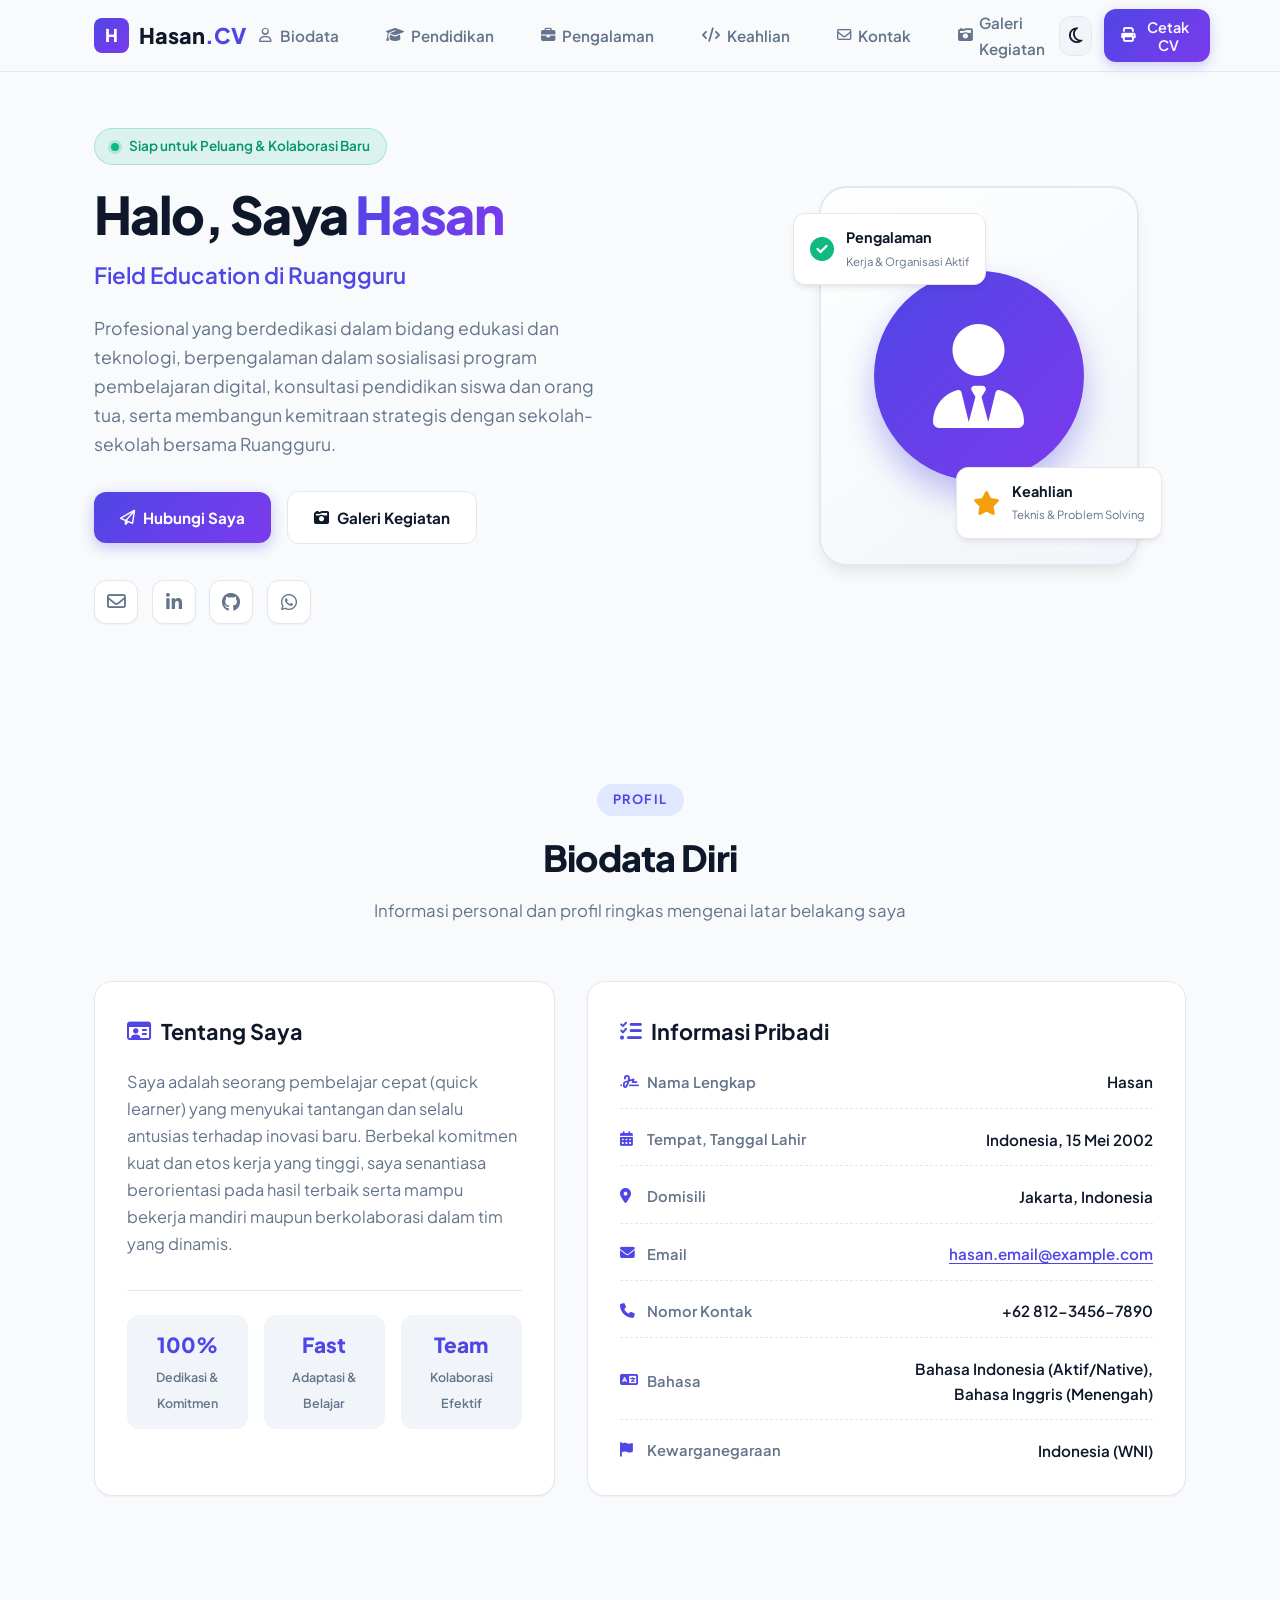
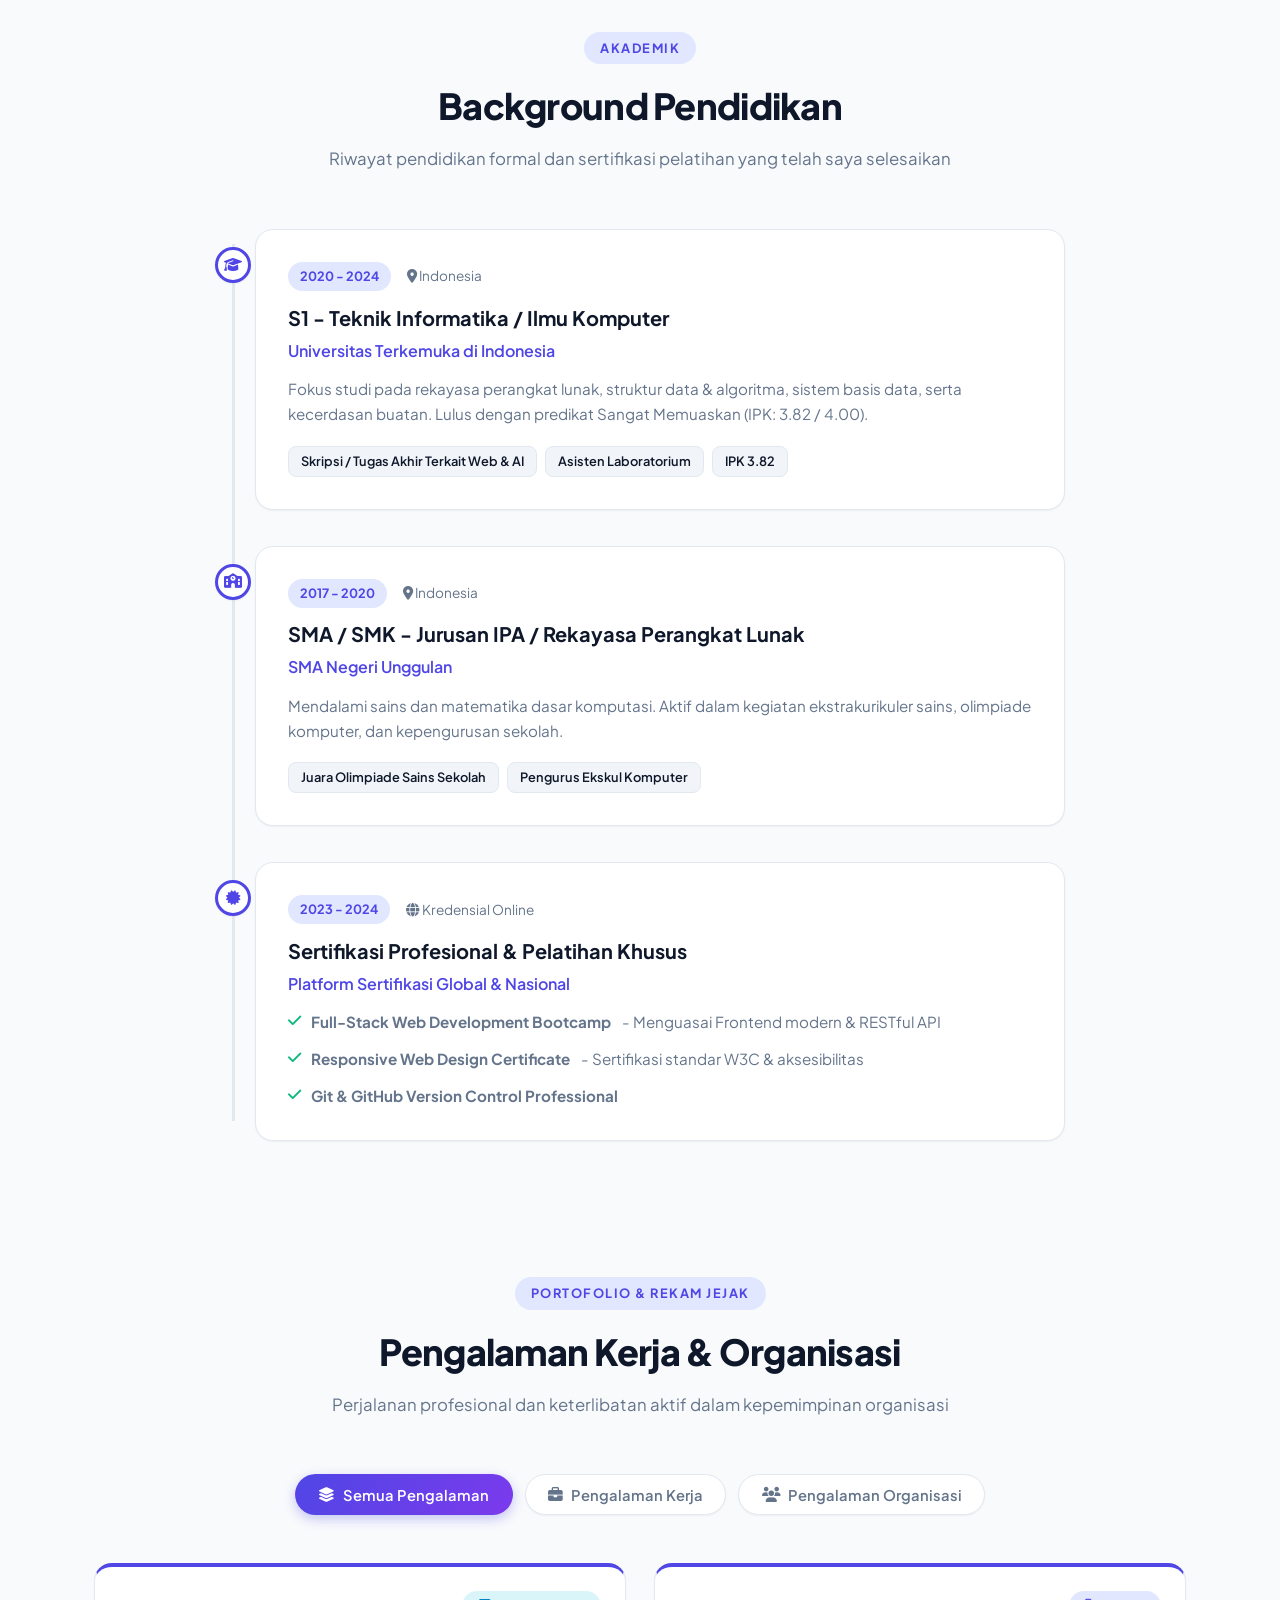
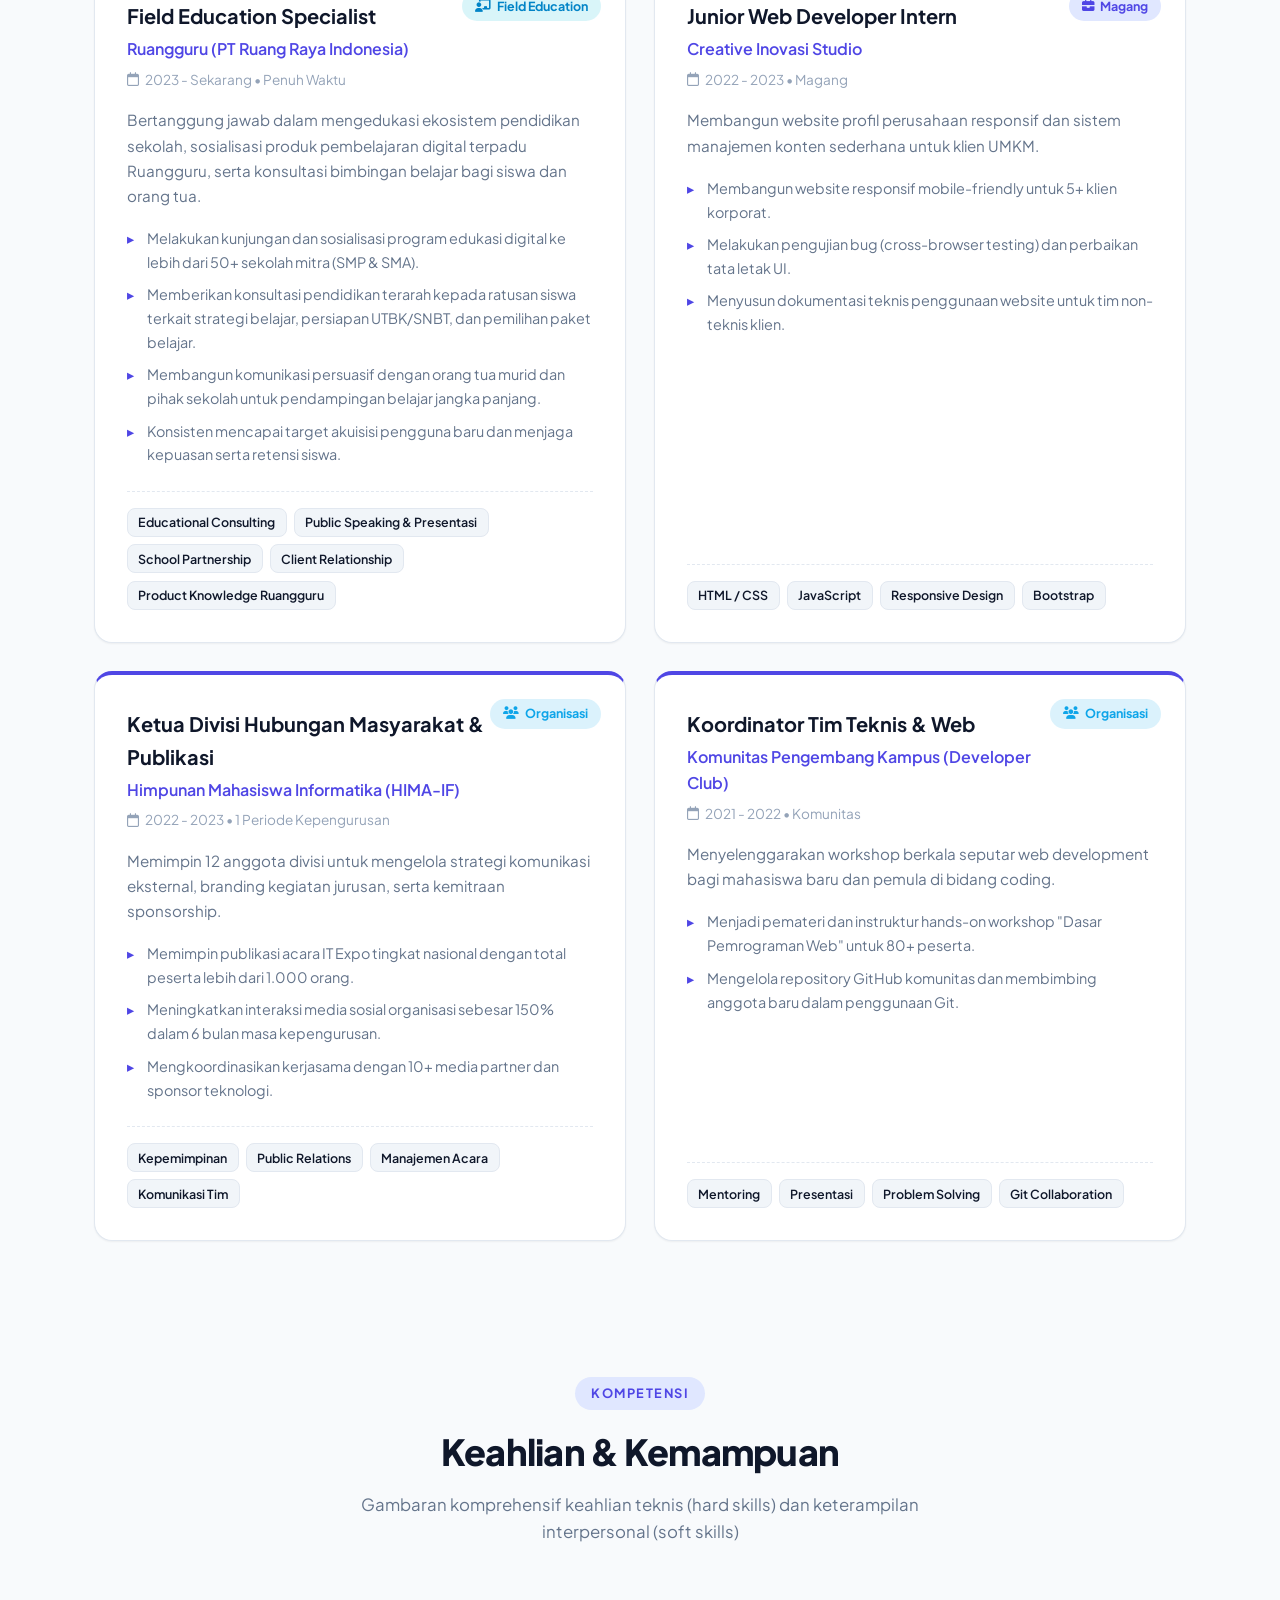
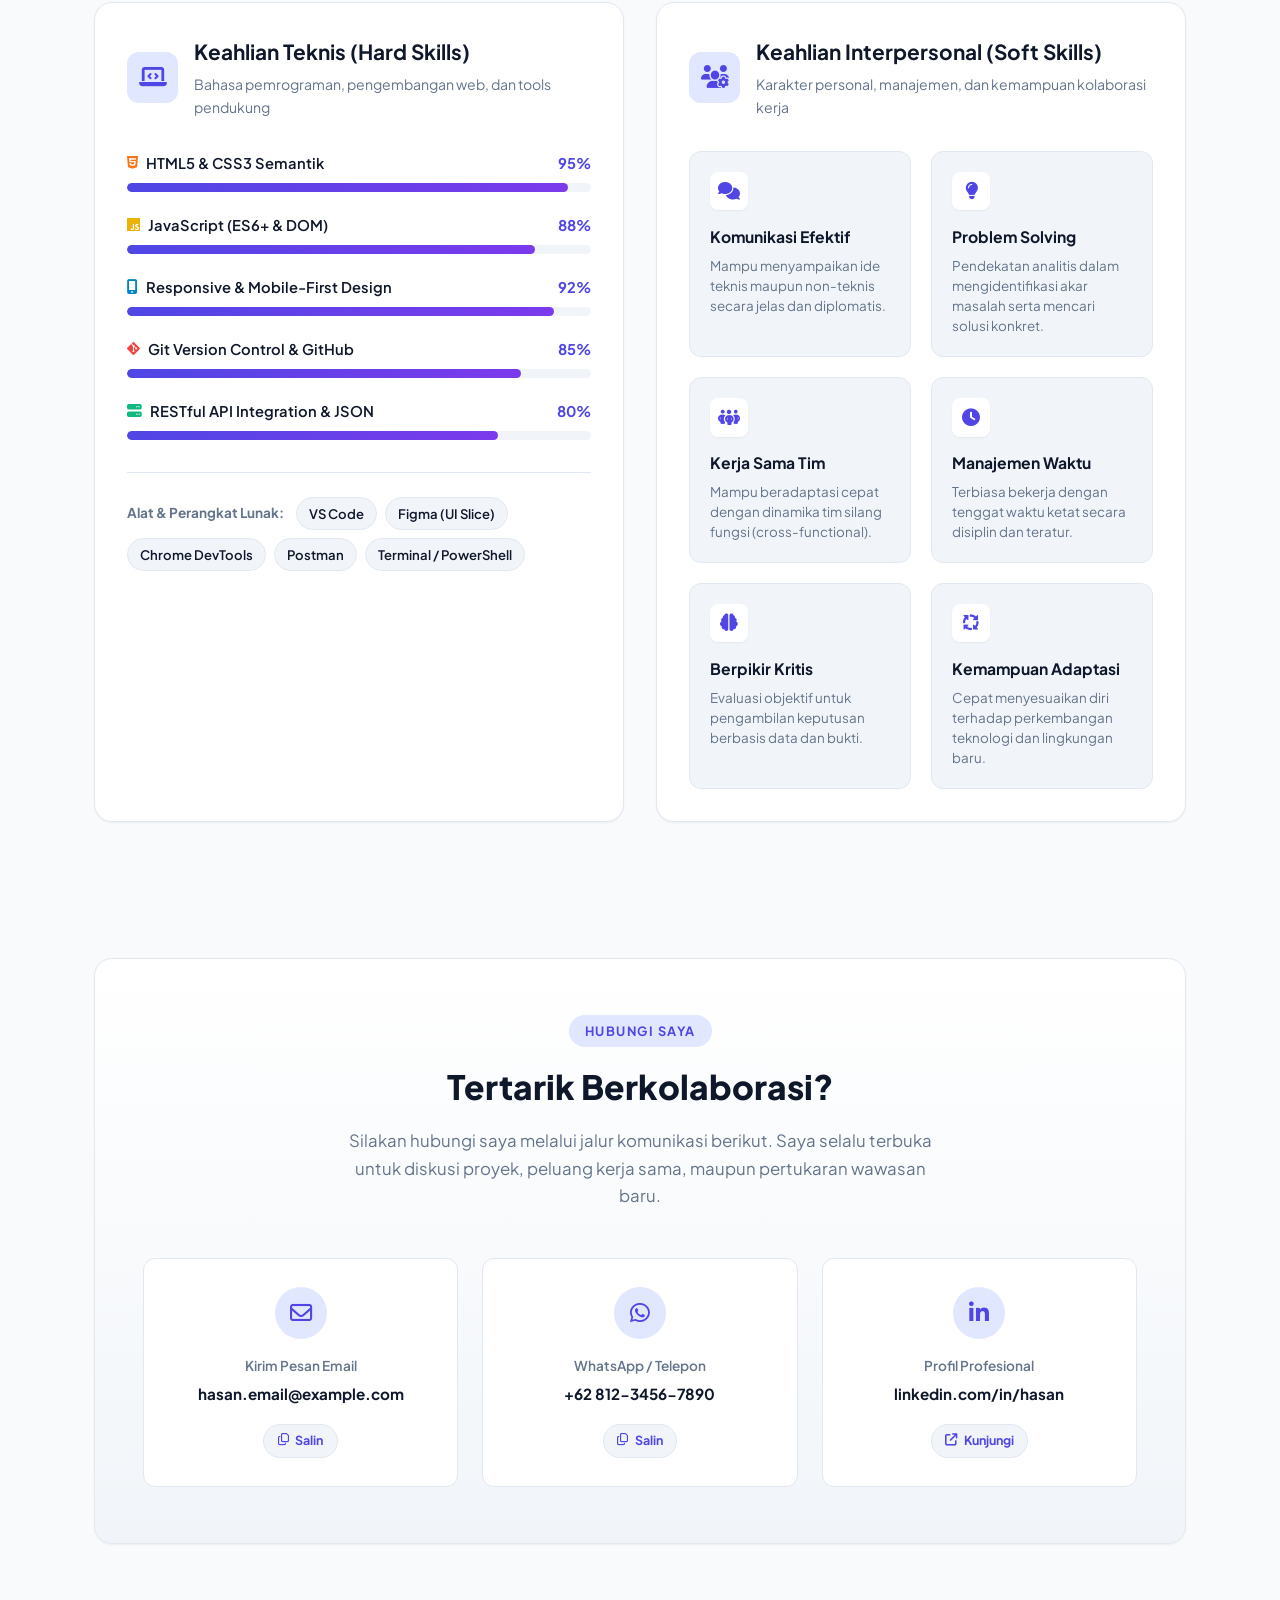
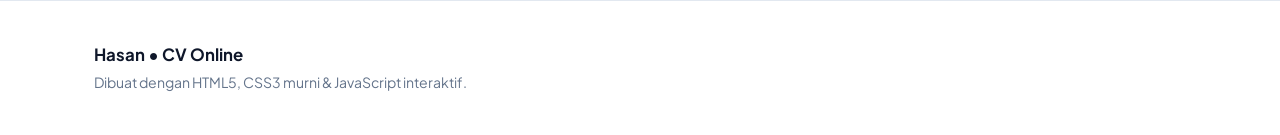
<file: index.html>
<!DOCTYPE html>
<html lang="id">
<head>
  <meta charset="UTF-8">
  <meta name="viewport" content="width=device-width, initial-scale=1.0">
  <meta name="description" content="Curriculum Vitae Profesional - Hasan">
  <title>Curriculum Vitae | Hasan</title>
  
  <!-- Google Fonts -->
  <link rel="preconnect" href="https://fonts.googleapis.com">
  <link rel="preconnect" href="https://fonts.gstatic.com" crossorigin>
  <link href="https://fonts.googleapis.com/css2?family=Plus+Jakarta+Sans:wght@300;400;500;600;700;800&display=swap" rel="stylesheet">
  
  <!-- Font Awesome CDN for Icons -->
  <link rel="stylesheet" href="https://cdnjs.cloudflare.com/ajax/libs/font-awesome/6.5.1/css/all.min.css">
  
  <!-- Stylesheet -->
  <link rel="stylesheet" href="style.css">
</head>
<body data-theme="light">
  <!-- Header & Navigation -->
  <header class="header" id="header">
    <nav class="nav container">
      <a href="#hero" class="nav-logo">
        <span class="logo-badge">H</span>
        <span class="logo-text">Hasan<span>.CV</span></span>
      </a>

      <div class="nav-menu" id="nav-menu">
        <ul class="nav-list">
          <li class="nav-item">
            <a href="#biodata" class="nav-link active">
              <i class="fa-regular fa-user"></i> Biodata
            </a>
          </li>
          <li class="nav-item">
            <a href="#pendidikan" class="nav-link">
              <i class="fa-solid fa-graduation-cap"></i> Pendidikan
            </a>
          </li>
          <li class="nav-item">
            <a href="#pengalaman" class="nav-link">
              <i class="fa-solid fa-briefcase"></i> Pengalaman
            </a>
          </li>
          <li class="nav-item">
            <a href="#keahlian" class="nav-link">
              <i class="fa-solid fa-code"></i> Keahlian
            </a>
          </li>
          <li class="nav-item">
            <a href="#kontak" class="nav-link">
              <i class="fa-regular fa-envelope"></i> Kontak
            </a>
          </li>
          <li class="nav-item">
            <a href="galeri.html" class="nav-link">
              <i class="fa-solid fa-camera-retro"></i> Galeri Kegiatan
            </a>
          </li>
        </ul>

        <div class="nav-close" id="nav-close">
          <i class="fa-solid fa-xmark"></i>
        </div>
      </div>

      <div class="nav-actions">
        <!-- Theme Toggle -->
        <button class="theme-btn" id="theme-btn" aria-label="Ganti Tema Mode Gelap/Terang" title="Ubah Tema">
          <i class="fa-regular fa-moon" id="theme-icon"></i>
        </button>

        <!-- Print/Download CV Button -->
        <button class="btn-print" id="btn-print" title="Cetak atau Simpan sebagai PDF">
          <i class="fa-solid fa-print"></i>
          <span>Cetak CV</span>
        </button>

        <!-- Mobile Toggle -->
        <div class="nav-toggle" id="nav-toggle" aria-label="Buka Menu">
          <i class="fa-solid fa-bars"></i>
        </div>
      </div>
    </nav>
  </header>

  <!-- Main Content -->
  <main class="main">
    
    <!-- Hero / Ringkasan Utama -->
    <section class="hero section" id="hero">
      <div class="hero-container container grid">
        <div class="hero-data">
          <div class="badge-status">
            <span class="status-dot"></span> Siap untuk Peluang & Kolaborasi Baru
          </div>
          <h1 class="hero-title">
            Halo, Saya <span class="text-gradient">Hasan</span>
          </h1>
          <h2 class="hero-subtitle">Field Education di Ruangguru</h2>
          <p class="hero-description">
            Profesional yang berdedikasi dalam bidang edukasi dan teknologi, berpengalaman dalam sosialisasi program pembelajaran digital, konsultasi pendidikan siswa dan orang tua, serta membangun kemitraan strategis dengan sekolah-sekolah bersama Ruangguru.
          </p>

          <div class="hero-buttons">
            <a href="#kontak" class="btn btn-primary">
              <i class="fa-regular fa-paper-plane"></i> Hubungi Saya
            </a>
            <a href="galeri.html" class="btn btn-outline" title="Lihat Galeri Foto Kegiatan Seharian">
              <i class="fa-solid fa-camera-retro"></i> Galeri Kegiatan
            </a>
          </div>

          <div class="hero-social">
            <a href="mailto:hasan.email@example.com" class="social-link" title="Email">
              <i class="fa-regular fa-envelope"></i>
            </a>
            <a href="https://linkedin.com" target="_blank" rel="noopener noreferrer" class="social-link" title="LinkedIn">
              <i class="fa-brands fa-linkedin-in"></i>
            </a>
            <a href="https://github.com" target="_blank" rel="noopener noreferrer" class="social-link" title="GitHub">
              <i class="fa-brands fa-github"></i>
            </a>
            <a href="https://wa.me/6281234567890" target="_blank" rel="noopener noreferrer" class="social-link" title="WhatsApp">
              <i class="fa-brands fa-whatsapp"></i>
            </a>
          </div>
        </div>

        <div class="hero-img-wrapper">
          <div class="avatar-card">
            <div class="avatar-inner">
              <!-- Placeholder avatar icon / ilustrasi elegan -->
              <div class="avatar-placeholder">
                <i class="fa-solid fa-user-tie"></i>
              </div>
            </div>
            <div class="floating-badge badge-1">
              <i class="fa-solid fa-circle-check"></i>
              <div>
                <strong>Pengalaman</strong>
                <small>Kerja & Organisasi Aktif</small>
              </div>
            </div>
            <div class="floating-badge badge-2">
              <i class="fa-solid fa-star"></i>
              <div>
                <strong>Keahlian</strong>
                <small>Teknis & Problem Solving</small>
              </div>
            </div>
          </div>
        </div>
      </div>
    </section>

    <!-- 1. BIODATA DIRI -->
    <section class="biodata section" id="biodata">
      <div class="container">
        <div class="section-header">
          <span class="section-tag">Profil</span>
          <h2 class="section-title">Biodata Diri</h2>
          <p class="section-subtitle">Informasi personal dan profil ringkas mengenai latar belakang saya</p>
        </div>

        <div class="biodata-content grid">
          <!-- Tentang Saya Card -->
          <div class="card bio-about-card">
            <h3 class="card-title">
              <i class="fa-regular fa-id-card"></i> Tentang Saya
            </h3>
            <p class="bio-text">
              Saya adalah seorang pembelajar cepat (quick learner) yang menyukai tantangan dan selalu antusias terhadap inovasi baru. Berbekal komitmen kuat dan etos kerja yang tinggi, saya senantiasa berorientasi pada hasil terbaik serta mampu bekerja mandiri maupun berkolaborasi dalam tim yang dinamis.
            </p>
            <div class="bio-highlights">
              <div class="highlight-item">
                <span class="highlight-number">100%</span>
                <span class="highlight-label">Dedikasi & Komitmen</span>
              </div>
              <div class="highlight-item">
                <span class="highlight-number">Fast</span>
                <span class="highlight-label">Adaptasi & Belajar</span>
              </div>
              <div class="highlight-item">
                <span class="highlight-number">Team</span>
                <span class="highlight-label">Kolaborasi Efektif</span>
              </div>
            </div>
          </div>

          <!-- Rincian Data Pribadi -->
          <div class="card bio-details-card">
            <h3 class="card-title">
              <i class="fa-solid fa-list-check"></i> Informasi Pribadi
            </h3>
            <div class="bio-list">
              <div class="bio-row">
                <span class="bio-key"><i class="fa-solid fa-signature"></i> Nama Lengkap</span>
                <span class="bio-value">Hasan</span>
              </div>
              <div class="bio-row">
                <span class="bio-key"><i class="fa-solid fa-calendar-days"></i> Tempat, Tanggal Lahir</span>
                <span class="bio-value">Indonesia, 15 Mei 2002</span>
              </div>
              <div class="bio-row">
                <span class="bio-key"><i class="fa-solid fa-location-dot"></i> Domisili</span>
                <span class="bio-value">Jakarta, Indonesia</span>
              </div>
              <div class="bio-row">
                <span class="bio-key"><i class="fa-solid fa-envelope"></i> Email</span>
                <span class="bio-value">
                  <a href="mailto:hasan.email@example.com" class="interactive-link">hasan.email@example.com</a>
                </span>
              </div>
              <div class="bio-row">
                <span class="bio-key"><i class="fa-solid fa-phone"></i> Nomor Kontak</span>
                <span class="bio-value">+62 812-3456-7890</span>
              </div>
              <div class="bio-row">
                <span class="bio-key"><i class="fa-solid fa-language"></i> Bahasa</span>
                <span class="bio-value">Bahasa Indonesia (Aktif/Native), Bahasa Inggris (Menengah)</span>
              </div>
              <div class="bio-row">
                <span class="bio-key"><i class="fa-solid fa-flag"></i> Kewarganegaraan</span>
                <span class="bio-value">Indonesia (WNI)</span>
              </div>
            </div>
          </div>
        </div>
      </div>
    </section>

    <!-- 2. BACKGROUND PENDIDIKAN -->
    <section class="pendidikan section" id="pendidikan">
      <div class="container">
        <div class="section-header">
          <span class="section-tag">Akademik</span>
          <h2 class="section-title">Background Pendidikan</h2>
          <p class="section-subtitle">Riwayat pendidikan formal dan sertifikasi pelatihan yang telah saya selesaikan</p>
        </div>

        <div class="timeline-container">
          <!-- Timeline Item 1 -->
          <div class="timeline-item">
            <div class="timeline-dot">
              <i class="fa-solid fa-graduation-cap"></i>
            </div>
            <div class="timeline-content card">
              <div class="timeline-meta">
                <span class="timeline-badge">2020 - 2024</span>
                <span class="timeline-location"><i class="fa-solid fa-location-dot"></i> Indonesia</span>
              </div>
              <h3 class="timeline-title">S1 - Teknik Informatika / Ilmu Komputer</h3>
              <h4 class="timeline-institution">Universitas Terkemuka di Indonesia</h4>
              <p class="timeline-desc">
                Fokus studi pada rekayasa perangkat lunak, struktur data & algoritma, sistem basis data, serta kecerdasan buatan. Lulus dengan predikat Sangat Memuaskan (IPK: 3.82 / 4.00).
              </p>
              <div class="timeline-tags">
                <span class="tag">Skripsi / Tugas Akhir Terkait Web & AI</span>
                <span class="tag">Asisten Laboratorium</span>
                <span class="tag">IPK 3.82</span>
              </div>
            </div>
          </div>

          <!-- Timeline Item 2 -->
          <div class="timeline-item">
            <div class="timeline-dot">
              <i class="fa-solid fa-school"></i>
            </div>
            <div class="timeline-content card">
              <div class="timeline-meta">
                <span class="timeline-badge">2017 - 2020</span>
                <span class="timeline-location"><i class="fa-solid fa-location-dot"></i> Indonesia</span>
              </div>
              <h3 class="timeline-title">SMA / SMK - Jurusan IPA / Rekayasa Perangkat Lunak</h3>
              <h4 class="timeline-institution">SMA Negeri Unggulan</h4>
              <p class="timeline-desc">
                Mendalami sains dan matematika dasar komputasi. Aktif dalam kegiatan ekstrakurikuler sains, olimpiade komputer, dan kepengurusan sekolah.
              </p>
              <div class="timeline-tags">
                <span class="tag">Juara Olimpiade Sains Sekolah</span>
                <span class="tag">Pengurus Ekskul Komputer</span>
              </div>
            </div>
          </div>

          <!-- Timeline Item 3 (Pelatihan / Sertifikasi) -->
          <div class="timeline-item">
            <div class="timeline-dot">
              <i class="fa-solid fa-certificate"></i>
            </div>
            <div class="timeline-content card">
              <div class="timeline-meta">
                <span class="timeline-badge">2023 - 2024</span>
                <span class="timeline-location"><i class="fa-solid fa-globe"></i> Kredensial Online</span>
              </div>
              <h3 class="timeline-title">Sertifikasi Profesional & Pelatihan Khusus</h3>
              <h4 class="timeline-institution">Platform Sertifikasi Global & Nasional</h4>
              <ul class="cert-list">
                <li><i class="fa-solid fa-check"></i> <strong>Full-Stack Web Development Bootcamp</strong> - Menguasai Frontend modern & RESTful API</li>
                <li><i class="fa-solid fa-check"></i> <strong>Responsive Web Design Certificate</strong> - Sertifikasi standar W3C & aksesibilitas</li>
                <li><i class="fa-solid fa-check"></i> <strong>Git & GitHub Version Control Professional</strong></li>
              </ul>
            </div>
          </div>
        </div>
      </div>
    </section>

    <!-- 3. PENGALAMAN KERJA & ORGANISASI -->
    <section class="pengalaman section" id="pengalaman">
      <div class="container">
        <div class="section-header">
          <span class="section-tag">Portofolio & Rekam Jejak</span>
          <h2 class="section-title">Pengalaman Kerja & Organisasi</h2>
          <p class="section-subtitle">Perjalanan profesional dan keterlibatan aktif dalam kepemimpinan organisasi</p>
        </div>

        <!-- Filter Tabs -->
        <div class="filter-controls">
          <button class="filter-btn active" data-filter="all">
            <i class="fa-solid fa-layer-group"></i> Semua Pengalaman
          </button>
          <button class="filter-btn" data-filter="kerja">
            <i class="fa-solid fa-briefcase"></i> Pengalaman Kerja
          </button>
          <button class="filter-btn" data-filter="organisasi">
            <i class="fa-solid fa-users"></i> Pengalaman Organisasi
          </button>
        </div>

        <div class="experience-grid grid">
          <!-- Item Kerja 1 -->
          <div class="card experience-card" data-category="kerja">
            <div class="exp-type-badge kerja" style="background: rgba(0, 190, 214, 0.15); color: #0284c7;">
              <i class="fa-solid fa-chalkboard-user"></i> Field Education
            </div>
            <div class="exp-header">
              <h3 class="exp-role">Field Education Specialist</h3>
              <h4 class="exp-company">Ruangguru (PT Ruang Raya Indonesia)</h4>
              <div class="exp-period">
                <i class="fa-regular fa-calendar"></i> 2023 - Sekarang &bull; Penuh Waktu
              </div>
            </div>
            <p class="exp-summary">
              Bertanggung jawab dalam mengedukasi ekosistem pendidikan sekolah, sosialisasi produk pembelajaran digital terpadu Ruangguru, serta konsultasi bimbingan belajar bagi siswa dan orang tua.
            </p>
            <ul class="exp-tasks">
              <li>Melakukan kunjungan dan sosialisasi program edukasi digital ke lebih dari 50+ sekolah mitra (SMP & SMA).</li>
              <li>Memberikan konsultasi pendidikan terarah kepada ratusan siswa terkait strategi belajar, persiapan UTBK/SNBT, dan pemilihan paket belajar.</li>
              <li>Membangun komunikasi persuasif dengan orang tua murid dan pihak sekolah untuk pendampingan belajar jangka panjang.</li>
              <li>Konsisten mencapai target akuisisi pengguna baru dan menjaga kepuasan serta retensi siswa.</li>
            </ul>
            <div class="exp-skills">
              <span class="skill-tag">Educational Consulting</span>
              <span class="skill-tag">Public Speaking & Presentasi</span>
              <span class="skill-tag">School Partnership</span>
              <span class="skill-tag">Client Relationship</span>
              <span class="skill-tag">Product Knowledge Ruangguru</span>
            </div>
          </div>

          <!-- Item Kerja 2 -->
          <div class="card experience-card" data-category="kerja">
            <div class="exp-type-badge kerja">
              <i class="fa-solid fa-briefcase"></i> Magang
            </div>
            <div class="exp-header">
              <h3 class="exp-role">Junior Web Developer Intern</h3>
              <h4 class="exp-company">Creative Inovasi Studio</h4>
              <div class="exp-period">
                <i class="fa-regular fa-calendar"></i> 2022 - 2023 &bull; Magang
              </div>
            </div>
            <p class="exp-summary">
              Membangun website profil perusahaan responsif dan sistem manajemen konten sederhana untuk klien UMKM.
            </p>
            <ul class="exp-tasks">
              <li>Membangun website responsif mobile-friendly untuk 5+ klien korporat.</li>
              <li>Melakukan pengujian bug (cross-browser testing) dan perbaikan tata letak UI.</li>
              <li>Menyusun dokumentasi teknis penggunaan website untuk tim non-teknis klien.</li>
            </ul>
            <div class="exp-skills">
              <span class="skill-tag">HTML / CSS</span>
              <span class="skill-tag">JavaScript</span>
              <span class="skill-tag">Responsive Design</span>
              <span class="skill-tag">Bootstrap</span>
            </div>
          </div>

          <!-- Item Organisasi 1 -->
          <div class="card experience-card" data-category="organisasi">
            <div class="exp-type-badge organisasi">
              <i class="fa-solid fa-users"></i> Organisasi
            </div>
            <div class="exp-header">
              <h3 class="exp-role">Ketua Divisi Hubungan Masyarakat & Publikasi</h3>
              <h4 class="exp-company">Himpunan Mahasiswa Informatika (HIMA-IF)</h4>
              <div class="exp-period">
                <i class="fa-regular fa-calendar"></i> 2022 - 2023 &bull; 1 Periode Kepengurusan
              </div>
            </div>
            <p class="exp-summary">
              Memimpin 12 anggota divisi untuk mengelola strategi komunikasi eksternal, branding kegiatan jurusan, serta kemitraan sponsorship.
            </p>
            <ul class="exp-tasks">
              <li>Memimpin publikasi acara IT Expo tingkat nasional dengan total peserta lebih dari 1.000 orang.</li>
              <li>Meningkatkan interaksi media sosial organisasi sebesar 150% dalam 6 bulan masa kepengurusan.</li>
              <li>Mengkoordinasikan kerjasama dengan 10+ media partner dan sponsor teknologi.</li>
            </ul>
            <div class="exp-skills">
              <span class="skill-tag">Kepemimpinan</span>
              <span class="skill-tag">Public Relations</span>
              <span class="skill-tag">Manajemen Acara</span>
              <span class="skill-tag">Komunikasi Tim</span>
            </div>
          </div>

          <!-- Item Organisasi 2 -->
          <div class="card experience-card" data-category="organisasi">
            <div class="exp-type-badge organisasi">
              <i class="fa-solid fa-users"></i> Organisasi
            </div>
            <div class="exp-header">
              <h3 class="exp-role">Koordinator Tim Teknis & Web</h3>
              <h4 class="exp-company">Komunitas Pengembang Kampus (Developer Club)</h4>
              <div class="exp-period">
                <i class="fa-regular fa-calendar"></i> 2021 - 2022 &bull; Komunitas
              </div>
            </div>
            <p class="exp-summary">
              Menyelenggarakan workshop berkala seputar web development bagi mahasiswa baru dan pemula di bidang coding.
            </p>
            <ul class="exp-tasks">
              <li>Menjadi pemateri dan instruktur hands-on workshop "Dasar Pemrograman Web" untuk 80+ peserta.</li>
              <li>Mengelola repository GitHub komunitas dan membimbing anggota baru dalam penggunaan Git.</li>
            </ul>
            <div class="exp-skills">
              <span class="skill-tag">Mentoring</span>
              <span class="skill-tag">Presentasi</span>
              <span class="skill-tag">Problem Solving</span>
              <span class="skill-tag">Git Collaboration</span>
            </div>
          </div>
        </div>
      </div>
    </section>

    <!-- 4. KEAHLIAN (SKILLS) -->
    <section class="keahlian section" id="keahlian">
      <div class="container">
        <div class="section-header">
          <span class="section-tag">Kompetensi</span>
          <h2 class="section-title">Keahlian & Kemampuan</h2>
          <p class="section-subtitle">Gambaran komprehensif keahlian teknis (hard skills) dan keterampilan interpersonal (soft skills)</p>
        </div>

        <div class="skills-wrapper grid">
          <!-- Hard Skills / Teknis -->
          <div class="card skill-group-card">
            <div class="group-header">
              <div class="group-icon"><i class="fa-solid fa-laptop-code"></i></div>
              <div>
                <h3 class="group-title">Keahlian Teknis (Hard Skills)</h3>
                <p class="group-desc">Bahasa pemrograman, pengembangan web, dan tools pendukung</p>
              </div>
            </div>

            <div class="skill-bars">
              <!-- Skill Item -->
              <div class="skill-bar-item">
                <div class="skill-info">
                  <span class="skill-name"><i class="fa-brands fa-html5 text-orange"></i> HTML5 & CSS3 Semantik</span>
                  <span class="skill-percent">95%</span>
                </div>
                <div class="progress-track">
                  <div class="progress-bar" style="width: 95%;"></div>
                </div>
              </div>

              <!-- Skill Item -->
              <div class="skill-bar-item">
                <div class="skill-info">
                  <span class="skill-name"><i class="fa-brands fa-js text-yellow"></i> JavaScript (ES6+ & DOM)</span>
                  <span class="skill-percent">88%</span>
                </div>
                <div class="progress-track">
                  <div class="progress-bar" style="width: 88%;"></div>
                </div>
              </div>

              <!-- Skill Item -->
              <div class="skill-bar-item">
                <div class="skill-info">
                  <span class="skill-name"><i class="fa-solid fa-mobile-screen text-blue"></i> Responsive & Mobile-First Design</span>
                  <span class="skill-percent">92%</span>
                </div>
                <div class="progress-track">
                  <div class="progress-bar" style="width: 92%;"></div>
                </div>
              </div>

              <!-- Skill Item -->
              <div class="skill-bar-item">
                <div class="skill-info">
                  <span class="skill-name"><i class="fa-brands fa-git-alt text-red"></i> Git Version Control & GitHub</span>
                  <span class="skill-percent">85%</span>
                </div>
                <div class="progress-track">
                  <div class="progress-bar" style="width: 85%;"></div>
                </div>
              </div>

              <!-- Skill Item -->
              <div class="skill-bar-item">
                <div class="skill-info">
                  <span class="skill-name"><i class="fa-solid fa-server text-green"></i> RESTful API Integration & JSON</span>
                  <span class="skill-percent">80%</span>
                </div>
                <div class="progress-track">
                  <div class="progress-bar" style="width: 80%;"></div>
                </div>
              </div>
            </div>

            <div class="tools-pills">
              <span class="pill-label">Alat & Perangkat Lunak:</span>
              <span class="pill">VS Code</span>
              <span class="pill">Figma (UI Slice)</span>
              <span class="pill">Chrome DevTools</span>
              <span class="pill">Postman</span>
              <span class="pill">Terminal / PowerShell</span>
            </div>
          </div>

          <!-- Soft Skills & Kemampuan Interpersonal -->
          <div class="card skill-group-card">
            <div class="group-header">
              <div class="group-icon"><i class="fa-solid fa-users-gear"></i></div>
              <div>
                <h3 class="group-title">Keahlian Interpersonal (Soft Skills)</h3>
                <p class="group-desc">Karakter personal, manajemen, dan kemampuan kolaborasi kerja</p>
              </div>
            </div>

            <div class="soft-skills-grid">
              <div class="soft-card">
                <div class="soft-icon"><i class="fa-solid fa-comments"></i></div>
                <h4>Komunikasi Efektif</h4>
                <p>Mampu menyampaikan ide teknis maupun non-teknis secara jelas dan diplomatis.</p>
              </div>

              <div class="soft-card">
                <div class="soft-icon"><i class="fa-solid fa-lightbulb"></i></div>
                <h4>Problem Solving</h4>
                <p>Pendekatan analitis dalam mengidentifikasi akar masalah serta mencari solusi konkret.</p>
              </div>

              <div class="soft-card">
                <div class="soft-icon"><i class="fa-solid fa-people-group"></i></div>
                <h4>Kerja Sama Tim</h4>
                <p>Mampu beradaptasi cepat dengan dinamika tim silang fungsi (cross-functional).</p>
              </div>

              <div class="soft-card">
                <div class="soft-icon"><i class="fa-solid fa-clock"></i></div>
                <h4>Manajemen Waktu</h4>
                <p>Terbiasa bekerja dengan tenggat waktu ketat secara disiplin dan teratur.</p>
              </div>

              <div class="soft-card">
                <div class="soft-icon"><i class="fa-solid fa-brain"></i></div>
                <h4>Berpikir Kritis</h4>
                <p>Evaluasi objektif untuk pengambilan keputusan berbasis data dan bukti.</p>
              </div>

              <div class="soft-card">
                <div class="soft-icon"><i class="fa-solid fa-arrows-spin"></i></div>
                <h4>Kemampuan Adaptasi</h4>
                <p>Cepat menyesuaikan diri terhadap perkembangan teknologi dan lingkungan baru.</p>
              </div>
            </div>
          </div>
        </div>
      </div>
    </section>

    <!-- SECTION KONTAK -->
    <section class="kontak section" id="kontak">
      <div class="container">
        <div class="contact-box card">
          <div class="contact-header">
            <span class="section-tag">Hubungi Saya</span>
            <h2 class="contact-title">Tertarik Berkolaborasi?</h2>
            <p class="contact-desc">
              Silakan hubungi saya melalui jalur komunikasi berikut. Saya selalu terbuka untuk diskusi proyek, peluang kerja sama, maupun pertukaran wawasan baru.
            </p>
          </div>

          <div class="contact-methods grid">
            <div class="contact-card" id="copy-email-btn" role="button" tabindex="0" title="Klik untuk menyalin email">
              <div class="c-icon"><i class="fa-regular fa-envelope"></i></div>
              <div class="c-info">
                <span class="c-label">Kirim Pesan Email</span>
                <span class="c-val">hasan.email@example.com</span>
              </div>
              <span class="copy-badge"><i class="fa-regular fa-copy"></i> Salin</span>
            </div>

            <div class="contact-card" id="copy-phone-btn" role="button" tabindex="0" title="Klik untuk menyalin nomor WhatsApp">
              <div class="c-icon"><i class="fa-brands fa-whatsapp"></i></div>
              <div class="c-info">
                <span class="c-label">WhatsApp / Telepon</span>
                <span class="c-val">+62 812-3456-7890</span>
              </div>
              <span class="copy-badge"><i class="fa-regular fa-copy"></i> Salin</span>
            </div>

            <a href="https://linkedin.com" target="_blank" rel="noopener noreferrer" class="contact-card link-card">
              <div class="c-icon"><i class="fa-brands fa-linkedin-in"></i></div>
              <div class="c-info">
                <span class="c-label">Profil Profesional</span>
                <span class="c-val">linkedin.com/in/hasan</span>
              </div>
              <span class="copy-badge"><i class="fa-solid fa-arrow-up-right-from-square"></i> Kunjungi</span>
            </a>
          </div>
        </div>
      </div>
    </section>

  </main>

  <!-- Footer -->
  <footer class="footer">
    <div class="container footer-content">
      <div class="footer-left">
        <strong>Hasan &bull; CV Online</strong>
        <p>Dibuat dengan HTML5, CSS3 murni & JavaScript interaktif.</p>
      </div>
      <div class="footer-right">
        <a href="#hero" class="back-to-top" id="back-to-top" title="Kembali ke atas">
          <i class="fa-solid fa-arrow-up"></i>
        </a>
      </div>
    </div>
  </footer>

  <!-- Toast Notification untuk Copy/Feedback -->
  <div class="toast" id="toast">
    <i class="fa-solid fa-circle-check"></i>
    <span id="toast-text">Teks berhasil disalin ke papan klip!</span>
  </div>

  <!-- JavaScript -->
  <script src="script.js"></script>
</body>
</html>
</file>
<file: style.css>
/* ===================================================================
   CV HASAN - MODERN RESPONSIVE STYLESHEET
   Supports Light & Dark Themes, Interactive Cards, Timeline, Print CV
=================================================================== */

/* --- 1. CSS VARIABLES (THEMING) --- */
:root {
  /* Brand Accents */
  --primary: #4f46e5;
  --primary-hover: #4338ca;
  --primary-light: #e0e7ff;
  --primary-gradient: linear-gradient(135deg, #4f46e5 0%, #7c3aed 100%);
  
  --secondary: #0ea5e9;
  --accent: #10b981;
  
  /* Light Theme Palette */
  --bg-body: #f8fafc;
  --bg-surface: #ffffff;
  --bg-surface-elevated: #ffffff;
  --bg-alt: #f1f5f9;
  --border-color: #e2e8f0;
  --border-light: #f1f5f9;
  
  --text-main: #0f172a;
  --text-muted: #64748b;
  --text-light: #94a3b8;
  
  /* Shadows */
  --shadow-sm: 0 1px 2px 0 rgba(0, 0, 0, 0.05);
  --shadow-md: 0 4px 6px -1px rgba(0, 0, 0, 0.07), 0 2px 4px -2px rgba(0, 0, 0, 0.05);
  --shadow-lg: 0 10px 15px -3px rgba(0, 0, 0, 0.08), 0 4px 6px -4px rgba(0, 0, 0, 0.04);
  --shadow-hover: 0 20px 25px -5px rgba(0, 0, 0, 0.1), 0 8px 10px -6px rgba(0, 0, 0, 0.05);

  /* Dimensions & Radius */
  --radius-sm: 8px;
  --radius-md: 12px;
  --radius-lg: 18px;
  --radius-full: 9999px;
  --transition: all 0.25s cubic-bezier(0.4, 0, 0.2, 1);
  --header-height: 4.5rem;
}

/* Dark Theme Palette */
[data-theme="dark"] {
  --bg-body: #0b0f19;
  --bg-surface: #111827;
  --bg-surface-elevated: #1f2937;
  --bg-alt: #161f30;
  --border-color: #1f293d;
  --border-light: #28354d;
  
  --text-main: #f8fafc;
  --text-muted: #94a3b8;
  --text-light: #64748b;
  
  --primary-light: rgba(79, 70, 229, 0.18);
  --shadow-sm: 0 1px 2px 0 rgba(0, 0, 0, 0.4);
  --shadow-md: 0 4px 6px -1px rgba(0, 0, 0, 0.35);
  --shadow-lg: 0 10px 15px -3px rgba(0, 0, 0, 0.5);
  --shadow-hover: 0 20px 25px -5px rgba(0, 0, 0, 0.6);
}

/* --- 2. BASE & RESET --- */
*, *::before, *::after {
  box-sizing: border-box;
  margin: 0;
  padding: 0;
}

html {
  scroll-behavior: smooth;
  font-size: 16px;
}

body {
  font-family: 'Plus Jakarta Sans', system-ui, -apple-system, sans-serif;
  background-color: var(--bg-body);
  color: var(--text-main);
  line-height: 1.65;
  transition: background-color 0.3s ease, color 0.3s ease;
  overflow-x: hidden;
}

a {
  color: inherit;
  text-decoration: none;
  transition: var(--transition);
}

ul {
  list-style: none;
}

button {
  font-family: inherit;
  border: none;
  outline: none;
  cursor: pointer;
  background: none;
}

img {
  max-width: 100%;
  height: auto;
  display: block;
}

/* --- 3. LAYOUT UTILITIES --- */
.container {
  max-width: 1140px;
  margin-left: auto;
  margin-right: auto;
  padding-left: 1.5rem;
  padding-right: 1.5rem;
}

.grid {
  display: grid;
  gap: 1.75rem;
}

.section {
  padding: 5rem 0 3.5rem;
}

.section-header {
  text-align: center;
  max-width: 650px;
  margin: 0 auto 3.5rem;
}

.section-tag {
  display: inline-block;
  font-size: 0.8rem;
  font-weight: 700;
  text-transform: uppercase;
  letter-spacing: 1.5px;
  color: var(--primary);
  background: var(--primary-light);
  padding: 0.35rem 1rem;
  border-radius: var(--radius-full);
  margin-bottom: 0.75rem;
}

.section-title {
  font-size: 2.25rem;
  font-weight: 800;
  color: var(--text-main);
  letter-spacing: -0.02em;
  margin-bottom: 0.6rem;
}

.section-subtitle {
  font-size: 1.05rem;
  color: var(--text-muted);
}

.text-gradient {
  background: var(--primary-gradient);
  -webkit-background-clip: text;
  -webkit-text-fill-color: transparent;
}

/* Cards */
.card {
  background: var(--bg-surface);
  border: 1px solid var(--border-color);
  border-radius: var(--radius-lg);
  padding: 2rem;
  box-shadow: var(--shadow-sm);
  transition: var(--transition);
}

.card:hover {
  box-shadow: var(--shadow-lg);
  border-color: rgba(79, 70, 229, 0.3);
}

/* --- 4. HEADER & NAVBAR --- */
.header {
  position: fixed;
  top: 0;
  left: 0;
  width: 100%;
  height: var(--header-height);
  background: rgba(248, 250, 252, 0.8);
  backdrop-filter: blur(12px);
  -webkit-backdrop-filter: blur(12px);
  z-index: 100;
  border-bottom: 1px solid var(--border-color);
  transition: var(--transition);
}

[data-theme="dark"] .header {
  background: rgba(11, 15, 25, 0.85);
}

.nav {
  height: 100%;
  display: flex;
  align-items: center;
  justify-content: space-between;
}

.nav-logo {
  display: flex;
  align-items: center;
  gap: 0.6rem;
  font-weight: 800;
  font-size: 1.35rem;
  color: var(--text-main);
}

.logo-badge {
  display: inline-flex;
  align-items: center;
  justify-content: center;
  width: 2.2rem;
  height: 2.2rem;
  background: var(--primary-gradient);
  color: #ffffff;
  border-radius: var(--radius-sm);
  font-weight: 800;
  font-size: 1.1rem;
}

.logo-text span {
  color: var(--primary);
}

.nav-list {
  display: flex;
  align-items: center;
  gap: 1.25rem;
}

.nav-link {
  display: flex;
  align-items: center;
  gap: 0.45rem;
  font-weight: 600;
  font-size: 0.95rem;
  color: var(--text-muted);
  padding: 0.5rem 0.85rem;
  border-radius: var(--radius-md);
  transition: var(--transition);
}

.nav-link i {
  font-size: 0.9rem;
}

.nav-link:hover,
.nav-link.active {
  color: var(--primary);
  background: var(--primary-light);
}

.nav-actions {
  display: flex;
  align-items: center;
  gap: 0.75rem;
}

.theme-btn,
.nav-toggle,
.nav-close {
  display: flex;
  align-items: center;
  justify-content: center;
  width: 2.5rem;
  height: 2.5rem;
  border-radius: var(--radius-md);
  background: var(--bg-alt);
  border: 1px solid var(--border-color);
  color: var(--text-main);
  font-size: 1.1rem;
  transition: var(--transition);
}

.theme-btn:hover,
.nav-toggle:hover {
  background: var(--primary-light);
  color: var(--primary);
}

.btn-print {
  display: inline-flex;
  align-items: center;
  gap: 0.5rem;
  padding: 0.55rem 1.1rem;
  background: var(--primary-gradient);
  color: #ffffff;
  border-radius: var(--radius-md);
  font-weight: 600;
  font-size: 0.9rem;
  box-shadow: 0 4px 12px rgba(79, 70, 229, 0.25);
  transition: var(--transition);
}

.btn-print:hover {
  transform: translateY(-2px);
  box-shadow: 0 6px 16px rgba(79, 70, 229, 0.35);
}

.nav-close {
  display: none;
}

/* --- 5. HERO SECTION --- */
.hero {
  padding-top: calc(var(--header-height) + 3.5rem);
  padding-bottom: 5rem;
}

.hero-container {
  grid-template-columns: 1.2fr 0.8fr;
  align-items: center;
  gap: 3.5rem;
}

.badge-status {
  display: inline-flex;
  align-items: center;
  gap: 0.6rem;
  padding: 0.4rem 1rem;
  border-radius: var(--radius-full);
  background: rgba(16, 185, 129, 0.12);
  color: #059669;
  font-size: 0.85rem;
  font-weight: 600;
  margin-bottom: 1.25rem;
  border: 1px solid rgba(16, 185, 129, 0.25);
}

[data-theme="dark"] .badge-status {
  color: #34d399;
}

.status-dot {
  width: 8px;
  height: 8px;
  border-radius: 50%;
  background: #10b981;
  box-shadow: 0 0 0 3px rgba(16, 185, 129, 0.2);
  animation: pulse-dot 2s infinite;
}

@keyframes pulse-dot {
  0% { transform: scale(0.95); box-shadow: 0 0 0 0 rgba(16, 185, 129, 0.7); }
  70% { transform: scale(1); box-shadow: 0 0 0 6px rgba(16, 185, 129, 0); }
  100% { transform: scale(0.95); box-shadow: 0 0 0 0 rgba(16, 185, 129, 0); }
}

.hero-title {
  font-size: 3.25rem;
  font-weight: 800;
  line-height: 1.15;
  margin-bottom: 0.75rem;
  letter-spacing: -0.03em;
}

.hero-subtitle {
  font-size: 1.4rem;
  font-weight: 600;
  color: var(--primary);
  margin-bottom: 1.25rem;
}

.hero-description {
  font-size: 1.1rem;
  color: var(--text-muted);
  margin-bottom: 2rem;
  max-width: 520px;
}

.hero-buttons {
  display: flex;
  align-items: center;
  flex-wrap: wrap;
  gap: 1rem;
  margin-bottom: 2.25rem;
}

.btn {
  display: inline-flex;
  align-items: center;
  gap: 0.55rem;
  padding: 0.8rem 1.6rem;
  font-weight: 700;
  font-size: 0.95rem;
  border-radius: var(--radius-md);
  transition: var(--transition);
}

.btn-primary {
  background: var(--primary-gradient);
  color: #ffffff;
  box-shadow: 0 4px 14px rgba(79, 70, 229, 0.3);
}

.btn-primary:hover {
  transform: translateY(-2px);
  box-shadow: 0 8px 20px rgba(79, 70, 229, 0.4);
}

.btn-outline {
  border: 1.5px solid var(--border-color);
  background: var(--bg-surface);
  color: var(--text-main);
}

.btn-outline:hover {
  background: var(--bg-alt);
  border-color: var(--primary);
  color: var(--primary);
}

.hero-social {
  display: flex;
  align-items: center;
  gap: 0.85rem;
}

.social-link {
  width: 2.75rem;
  height: 2.75rem;
  border-radius: var(--radius-md);
  background: var(--bg-surface);
  border: 1px solid var(--border-color);
  color: var(--text-muted);
  display: flex;
  align-items: center;
  justify-content: center;
  font-size: 1.15rem;
  box-shadow: var(--shadow-sm);
  transition: var(--transition);
}

.social-link:hover {
  color: var(--primary);
  border-color: var(--primary);
  transform: translateY(-3px);
  box-shadow: var(--shadow-md);
}

/* Avatar Card */
.hero-img-wrapper {
  display: flex;
  justify-content: center;
  position: relative;
}

.avatar-card {
  position: relative;
  width: 320px;
  height: 380px;
  background: linear-gradient(145deg, var(--bg-surface), var(--bg-alt));
  border: 2px solid var(--border-color);
  border-radius: 28px;
  display: flex;
  align-items: center;
  justify-content: center;
  box-shadow: var(--shadow-lg);
}

.avatar-inner {
  width: 100%;
  height: 100%;
  display: flex;
  align-items: center;
  justify-content: center;
  padding: 1.5rem;
}

.avatar-placeholder {
  width: 210px;
  height: 210px;
  border-radius: 50%;
  background: var(--primary-gradient);
  display: flex;
  align-items: center;
  justify-content: center;
  color: #ffffff;
  font-size: 6.5rem;
  box-shadow: 0 16px 32px rgba(79, 70, 229, 0.35);
  transition: var(--transition);
}

.avatar-placeholder:hover {
  transform: scale(1.04);
}

.floating-badge {
  position: absolute;
  background: var(--bg-surface);
  border: 1px solid var(--border-color);
  border-radius: var(--radius-md);
  padding: 0.75rem 1rem;
  display: flex;
  align-items: center;
  gap: 0.75rem;
  box-shadow: var(--shadow-md);
  font-size: 0.85rem;
  animation: float 4s ease-in-out infinite;
}

.floating-badge strong {
  display: block;
  font-size: 0.9rem;
  color: var(--text-main);
}

.floating-badge small {
  color: var(--text-muted);
}

.badge-1 {
  top: 25px;
  left: -28px;
}

.badge-1 i {
  color: #10b981;
  font-size: 1.5rem;
}

.badge-2 {
  bottom: 25px;
  right: -25px;
  animation-delay: 2s;
}

.badge-2 i {
  color: #f59e0b;
  font-size: 1.5rem;
}

@keyframes float {
  0%, 100% { transform: translateY(0); }
  50% { transform: translateY(-8px); }
}

/* --- 6. BIODATA SECTION --- */
.biodata-content {
  grid-template-columns: 1fr 1.3fr;
  gap: 2rem;
}

.card-title {
  font-size: 1.35rem;
  font-weight: 700;
  margin-bottom: 1.25rem;
  display: flex;
  align-items: center;
  gap: 0.6rem;
  color: var(--text-main);
}

.card-title i {
  color: var(--primary);
}

.bio-text {
  color: var(--text-muted);
  font-size: 1.02rem;
  margin-bottom: 2rem;
}

.bio-highlights {
  display: grid;
  grid-template-columns: repeat(3, 1fr);
  gap: 1rem;
  border-top: 1px solid var(--border-color);
  padding-top: 1.5rem;
}

.highlight-item {
  text-align: center;
  padding: 0.85rem 0.5rem;
  background: var(--bg-alt);
  border-radius: var(--radius-md);
}

.highlight-number {
  display: block;
  font-size: 1.3rem;
  font-weight: 800;
  color: var(--primary);
}

.highlight-label {
  font-size: 0.78rem;
  font-weight: 600;
  color: var(--text-muted);
}

/* Bio Details List */
.bio-list {
  display: flex;
  flex-direction: column;
  gap: 1.1rem;
}

.bio-row {
  display: flex;
  justify-content: space-between;
  align-items: center;
  padding-bottom: 0.85rem;
  border-bottom: 1px dashed var(--border-color);
}

.bio-row:last-child {
  border-bottom: none;
  padding-bottom: 0;
}

.bio-key {
  font-weight: 600;
  font-size: 0.92rem;
  color: var(--text-muted);
  display: flex;
  align-items: center;
  gap: 0.55rem;
}

.bio-key i {
  color: var(--primary);
  width: 18px;
}

.bio-value {
  font-weight: 600;
  font-size: 0.95rem;
  color: var(--text-main);
  text-align: right;
  max-width: 55%;
}

.interactive-link {
  color: var(--primary);
  text-decoration: underline;
  text-underline-offset: 3px;
}

.interactive-link:hover {
  color: var(--primary-hover);
}

/* --- 7. PENDIDIKAN (TIMELINE) --- */
.timeline-container {
  position: relative;
  max-width: 850px;
  margin: 0 auto;
  padding-left: 2.5rem;
}

.timeline-container::before {
  content: '';
  position: absolute;
  top: 15px;
  bottom: 20px;
  left: 17px;
  width: 3px;
  background: var(--border-color);
}

.timeline-item {
  position: relative;
  margin-bottom: 2.25rem;
}

.timeline-item:last-child {
  margin-bottom: 0;
}

.timeline-dot {
  position: absolute;
  top: 18px;
  left: -2.5rem;
  width: 36px;
  height: 36px;
  border-radius: 50%;
  background: var(--bg-surface);
  border: 3px solid var(--primary);
  display: flex;
  align-items: center;
  justify-content: center;
  color: var(--primary);
  font-size: 0.9rem;
  box-shadow: var(--shadow-sm);
  z-index: 2;
}

.timeline-meta {
  display: flex;
  align-items: center;
  gap: 1rem;
  margin-bottom: 0.6rem;
}

.timeline-badge {
  background: var(--primary-light);
  color: var(--primary);
  font-weight: 700;
  font-size: 0.8rem;
  padding: 0.25rem 0.75rem;
  border-radius: var(--radius-full);
}

.timeline-location {
  font-size: 0.85rem;
  color: var(--text-muted);
}

.timeline-title {
  font-size: 1.25rem;
  font-weight: 700;
  margin-bottom: 0.25rem;
  color: var(--text-main);
}

.timeline-institution {
  font-size: 1rem;
  font-weight: 600;
  color: var(--primary);
  margin-bottom: 0.75rem;
}

.timeline-desc {
  font-size: 0.95rem;
  color: var(--text-muted);
  margin-bottom: 1.2rem;
}

.timeline-tags {
  display: flex;
  flex-wrap: wrap;
  gap: 0.5rem;
}

.tag {
  background: var(--bg-alt);
  color: var(--text-main);
  border: 1px solid var(--border-color);
  font-size: 0.8rem;
  font-weight: 600;
  padding: 0.25rem 0.75rem;
  border-radius: var(--radius-sm);
}

.cert-list {
  display: flex;
  flex-direction: column;
  gap: 0.75rem;
}

.cert-list li {
  display: flex;
  align-items: flex-start;
  gap: 0.65rem;
  font-size: 0.95rem;
  color: var(--text-muted);
}

.cert-list li i {
  color: #10b981;
  margin-top: 0.25rem;
}

/* --- 8. PENGALAMAN SECTION & FILTERS --- */
.filter-controls {
  display: flex;
  justify-content: center;
  align-items: center;
  flex-wrap: wrap;
  gap: 0.75rem;
  margin-bottom: 3rem;
}

.filter-btn {
  display: inline-flex;
  align-items: center;
  gap: 0.5rem;
  padding: 0.65rem 1.4rem;
  background: var(--bg-surface);
  border: 1.5px solid var(--border-color);
  border-radius: var(--radius-full);
  color: var(--text-muted);
  font-weight: 600;
  font-size: 0.92rem;
  box-shadow: var(--shadow-sm);
  transition: var(--transition);
}

.filter-btn:hover {
  border-color: var(--primary);
  color: var(--primary);
}

.filter-btn.active {
  background: var(--primary-gradient);
  border-color: transparent;
  color: #ffffff;
  box-shadow: 0 4px 12px rgba(79, 70, 229, 0.3);
}

.experience-grid {
  grid-template-columns: repeat(2, 1fr);
  gap: 1.75rem;
}

.experience-card {
  position: relative;
  display: flex;
  flex-direction: column;
  justify-content: space-between;
  border-top: 4px solid var(--primary);
}

.exp-type-badge {
  position: absolute;
  top: 1.5rem;
  right: 1.5rem;
  font-size: 0.78rem;
  font-weight: 700;
  padding: 0.3rem 0.8rem;
  border-radius: var(--radius-full);
  display: inline-flex;
  align-items: center;
  gap: 0.4rem;
}

.exp-type-badge.kerja {
  background: var(--primary-light);
  color: var(--primary);
}

.exp-type-badge.organisasi {
  background: rgba(14, 165, 233, 0.15);
  color: var(--secondary);
}

.exp-header {
  margin-bottom: 1rem;
  padding-right: 5rem;
}

.exp-role {
  font-size: 1.25rem;
  font-weight: 700;
  color: var(--text-main);
  margin-bottom: 0.25rem;
}

.exp-company {
  font-size: 1rem;
  font-weight: 600;
  color: var(--primary);
  margin-bottom: 0.4rem;
}

.exp-period {
  font-size: 0.85rem;
  color: var(--text-light);
  display: flex;
  align-items: center;
  gap: 0.4rem;
}

.exp-summary {
  font-size: 0.95rem;
  color: var(--text-muted);
  margin-bottom: 1.2rem;
}

.exp-tasks {
  margin-bottom: 1.5rem;
  display: flex;
  flex-direction: column;
  gap: 0.55rem;
}

.exp-tasks li {
  position: relative;
  padding-left: 1.25rem;
  font-size: 0.9rem;
  color: var(--text-muted);
}

.exp-tasks li::before {
  content: '▸';
  position: absolute;
  left: 0;
  color: var(--primary);
  font-weight: bold;
}

.exp-skills {
  display: flex;
  flex-wrap: wrap;
  gap: 0.45rem;
  margin-top: auto;
  padding-top: 1rem;
  border-top: 1px dashed var(--border-color);
}

.skill-tag {
  background: var(--bg-alt);
  color: var(--text-main);
  font-size: 0.78rem;
  font-weight: 600;
  padding: 0.2rem 0.65rem;
  border-radius: var(--radius-sm);
  border: 1px solid var(--border-color);
}

/* --- 9. KEAHLIAN (SKILLS) SECTION --- */
.skills-wrapper {
  grid-template-columns: 1fr 1fr;
  gap: 2rem;
}

.group-header {
  display: flex;
  align-items: center;
  gap: 1rem;
  margin-bottom: 2rem;
}

.group-icon {
  width: 3.2rem;
  height: 3.2rem;
  border-radius: var(--radius-md);
  background: var(--primary-light);
  color: var(--primary);
  display: flex;
  align-items: center;
  justify-content: center;
  font-size: 1.4rem;
  flex-shrink: 0;
}

.group-title {
  font-size: 1.3rem;
  font-weight: 700;
  color: var(--text-main);
  margin-bottom: 0.2rem;
}

.group-desc {
  font-size: 0.88rem;
  color: var(--text-muted);
}

/* Skill Progress Bars */
.skill-bars {
  display: flex;
  flex-direction: column;
  gap: 1.35rem;
  margin-bottom: 2rem;
}

.skill-info {
  display: flex;
  justify-content: space-between;
  align-items: center;
  margin-bottom: 0.45rem;
  font-size: 0.92rem;
  font-weight: 600;
}

.skill-name {
  display: flex;
  align-items: center;
  gap: 0.5rem;
  color: var(--text-main);
}

.skill-percent {
  color: var(--primary);
  font-weight: 700;
}

.progress-track {
  width: 100%;
  height: 9px;
  background: var(--bg-alt);
  border-radius: var(--radius-full);
  overflow: hidden;
}

.progress-bar {
  height: 100%;
  border-radius: var(--radius-full);
  background: var(--primary-gradient);
  transition: width 1s ease-in-out;
}

/* Colors for icon highlights */
.text-orange { color: #f97316; }
.text-yellow { color: #eab308; }
.text-blue   { color: #0284c7; }
.text-red    { color: #ef4444; }
.text-green  { color: #10b981; }

.tools-pills {
  display: flex;
  align-items: center;
  flex-wrap: wrap;
  gap: 0.5rem;
  padding-top: 1.5rem;
  border-top: 1px solid var(--border-color);
}

.pill-label {
  font-size: 0.85rem;
  font-weight: 700;
  color: var(--text-muted);
  margin-right: 0.25rem;
}

.pill {
  font-size: 0.82rem;
  font-weight: 600;
  background: var(--bg-alt);
  color: var(--text-main);
  border: 1px solid var(--border-color);
  padding: 0.3rem 0.75rem;
  border-radius: var(--radius-full);
}

/* Soft Skills Cards */
.soft-skills-grid {
  display: grid;
  grid-template-columns: repeat(2, 1fr);
  gap: 1.25rem;
}

.soft-card {
  background: var(--bg-alt);
  border: 1px solid var(--border-color);
  border-radius: var(--radius-md);
  padding: 1.25rem;
  transition: var(--transition);
}

.soft-card:hover {
  transform: translateY(-3px);
  border-color: var(--primary);
}

.soft-icon {
  width: 2.4rem;
  height: 2.4rem;
  border-radius: var(--radius-sm);
  background: var(--bg-surface);
  color: var(--primary);
  display: flex;
  align-items: center;
  justify-content: center;
  font-size: 1.1rem;
  margin-bottom: 0.85rem;
  box-shadow: var(--shadow-sm);
}

.soft-card h4 {
  font-size: 0.98rem;
  font-weight: 700;
  margin-bottom: 0.35rem;
  color: var(--text-main);
}

.soft-card p {
  font-size: 0.84rem;
  color: var(--text-muted);
  line-height: 1.5;
}

/* --- 10. KONTAK SECTION --- */
.contact-box {
  padding: 3.5rem 3rem;
  text-align: center;
  background: linear-gradient(180deg, var(--bg-surface) 0%, var(--bg-alt) 100%);
}

.contact-header {
  max-width: 600px;
  margin: 0 auto 3rem;
}

.contact-title {
  font-size: 2.1rem;
  font-weight: 800;
  margin-bottom: 0.75rem;
  color: var(--text-main);
}

.contact-desc {
  font-size: 1.05rem;
  color: var(--text-muted);
}

.contact-methods {
  grid-template-columns: repeat(3, 1fr);
  gap: 1.5rem;
}

.contact-card {
  background: var(--bg-surface);
  border: 1.5px solid var(--border-color);
  border-radius: var(--radius-md);
  padding: 1.75rem 1.25rem;
  display: flex;
  flex-direction: column;
  align-items: center;
  text-align: center;
  cursor: pointer;
  transition: var(--transition);
}

.contact-card:hover {
  transform: translateY(-4px);
  border-color: var(--primary);
  box-shadow: var(--shadow-md);
}

.c-icon {
  width: 3.25rem;
  height: 3.25rem;
  border-radius: 50%;
  background: var(--primary-light);
  color: var(--primary);
  font-size: 1.4rem;
  display: flex;
  align-items: center;
  justify-content: center;
  margin-bottom: 1rem;
}

.c-info {
  margin-bottom: 1rem;
}

.c-label {
  display: block;
  font-size: 0.85rem;
  font-weight: 600;
  color: var(--text-muted);
  margin-bottom: 0.25rem;
}

.c-val {
  font-size: 0.95rem;
  font-weight: 700;
  color: var(--text-main);
  word-break: break-all;
}

.copy-badge {
  display: inline-flex;
  align-items: center;
  gap: 0.4rem;
  font-size: 0.78rem;
  font-weight: 700;
  padding: 0.35rem 0.85rem;
  border-radius: var(--radius-full);
  background: var(--bg-alt);
  color: var(--primary);
  border: 1px solid var(--border-color);
  transition: var(--transition);
}

.contact-card:hover .copy-badge {
  background: var(--primary);
  color: #ffffff;
  border-color: var(--primary);
}

/* --- 11. FOOTER & BACK TO TOP --- */
.footer {
  border-top: 1px solid var(--border-color);
  padding: 2.5rem 0;
  background: var(--bg-surface);
}

.footer-content {
  display: flex;
  align-items: center;
  justify-content: space-between;
}

.footer-left strong {
  display: block;
  font-size: 1.05rem;
  color: var(--text-main);
  margin-bottom: 0.2rem;
}

.footer-left p {
  font-size: 0.88rem;
  color: var(--text-muted);
}

.back-to-top {
  width: 2.75rem;
  height: 2.75rem;
  border-radius: var(--radius-md);
  background: var(--bg-alt);
  border: 1px solid var(--border-color);
  display: flex;
  align-items: center;
  justify-content: center;
  color: var(--text-main);
  font-size: 1.1rem;
  transition: var(--transition);
}

.back-to-top:hover {
  background: var(--primary-gradient);
  color: #ffffff;
  transform: translateY(-3px);
}

/* --- 12. TOAST NOTIFICATION --- */
.toast {
  position: fixed;
  bottom: 2rem;
  right: 2rem;
  background: #0f172a;
  color: #ffffff;
  padding: 0.85rem 1.4rem;
  border-radius: var(--radius-md);
  display: flex;
  align-items: center;
  gap: 0.65rem;
  box-shadow: 0 10px 25px rgba(0, 0, 0, 0.25);
  font-size: 0.9rem;
  font-weight: 600;
  opacity: 0;
  pointer-events: none;
  transform: translateY(20px);
  transition: all 0.3s cubic-bezier(0.4, 0, 0.2, 1);
  z-index: 999;
}

[data-theme="dark"] .toast {
  background: #1e293b;
  border: 1px solid #334155;
}

.toast i {
  color: #10b981;
  font-size: 1.1rem;
}

.toast.show {
  opacity: 1;
  pointer-events: auto;
  transform: translateY(0);
}

/* --- 13. RESPONSIVE DESIGN (MEDIA QUERIES) --- */
@media screen and (max-width: 992px) {
  .hero-container {
    grid-template-columns: 1fr;
    text-align: center;
    gap: 3rem;
  }
  
  .hero-description {
    margin-left: auto;
    margin-right: auto;
  }

  .hero-buttons {
    justify-content: center;
  }

  .hero-social {
    justify-content: center;
  }

  .biodata-content {
    grid-template-columns: 1fr;
  }

  .skills-wrapper {
    grid-template-columns: 1fr;
  }

  .experience-grid {
    grid-template-columns: 1fr;
  }

  .contact-methods {
    grid-template-columns: 1fr;
  }
}

@media screen and (max-width: 768px) {
  :root {
    --header-height: 4rem;
  }

  .section {
    padding: 4rem 0 2.5rem;
  }

  .section-title {
    font-size: 1.85rem;
  }

  .hero-title {
    font-size: 2.35rem;
  }

  .hero-subtitle {
    font-size: 1.15rem;
  }

  .nav-menu {
    position: fixed;
    top: 0;
    right: -100%;
    width: 80%;
    max-width: 340px;
    height: 100vh;
    background: var(--bg-surface);
    padding: 5rem 2rem 2rem;
    box-shadow: -5px 0 25px rgba(0, 0, 0, 0.15);
    transition: 0.4s cubic-bezier(0.4, 0, 0.2, 1);
    z-index: 200;
  }

  .nav-menu.show-menu {
    right: 0;
  }

  .nav-list {
    flex-direction: column;
    align-items: flex-start;
    gap: 1.5rem;
  }

  .nav-link {
    font-size: 1.1rem;
    width: 100%;
  }

  .nav-close {
    display: flex;
    position: absolute;
    top: 1.25rem;
    right: 1.25rem;
  }

  .nav-toggle {
    display: flex;
  }

  .btn-print span {
    display: none;
  }

  .btn-print {
    padding: 0.55rem;
    border-radius: var(--radius-md);
  }

  .bio-highlights {
    grid-template-columns: 1fr;
    gap: 0.75rem;
  }

  .bio-row {
    flex-direction: column;
    align-items: flex-start;
    gap: 0.35rem;
  }

  .bio-value {
    text-align: left;
    max-width: 100%;
  }

  .soft-skills-grid {
    grid-template-columns: 1fr;
  }

  .footer-content {
    flex-direction: column;
    gap: 1.5rem;
    text-align: center;
  }
}

@media screen and (min-width: 769px) {
  .nav-toggle {
    display: none;
  }
}

/* --- 14. PRINT STYLES (CETAK CV KE PDF/KERTAS) --- */
@media print {
  body {
    background: #ffffff !important;
    color: #111827 !important;
    font-size: 11pt;
  }

  .header,
  .hero-buttons,
  .hero-social,
  .filter-controls,
  .footer,
  .toast,
  .theme-btn,
  .btn-print,
  .nav-toggle,
  .floating-badge,
  .back-to-top {
    display: none !important;
  }

  .hero {
    padding-top: 1rem !important;
    padding-bottom: 1.5rem !important;
  }

  .section {
    padding: 1.5rem 0 !important;
    page-break-inside: avoid;
  }

  .card {
    box-shadow: none !important;
    border: 1px solid #d1d5db !important;
    padding: 1rem !important;
  }

  .hero-container {
    display: block !important;
  }

  .avatar-card {
    display: none !important;
  }

  .timeline-container::before {
    background: #9ca3af !important;
  }

  .timeline-dot {
    background: #ffffff !important;
    border-color: #4f46e5 !important;
  }

  .progress-track {
    background: #e5e7eb !important;
    border: 1px solid #9ca3af !important;
  }

  .progress-bar {
    background: #4f46e5 !important;
    print-color-adjust: exact;
    -webkit-print-color-adjust: exact;
  }
}
</file>
